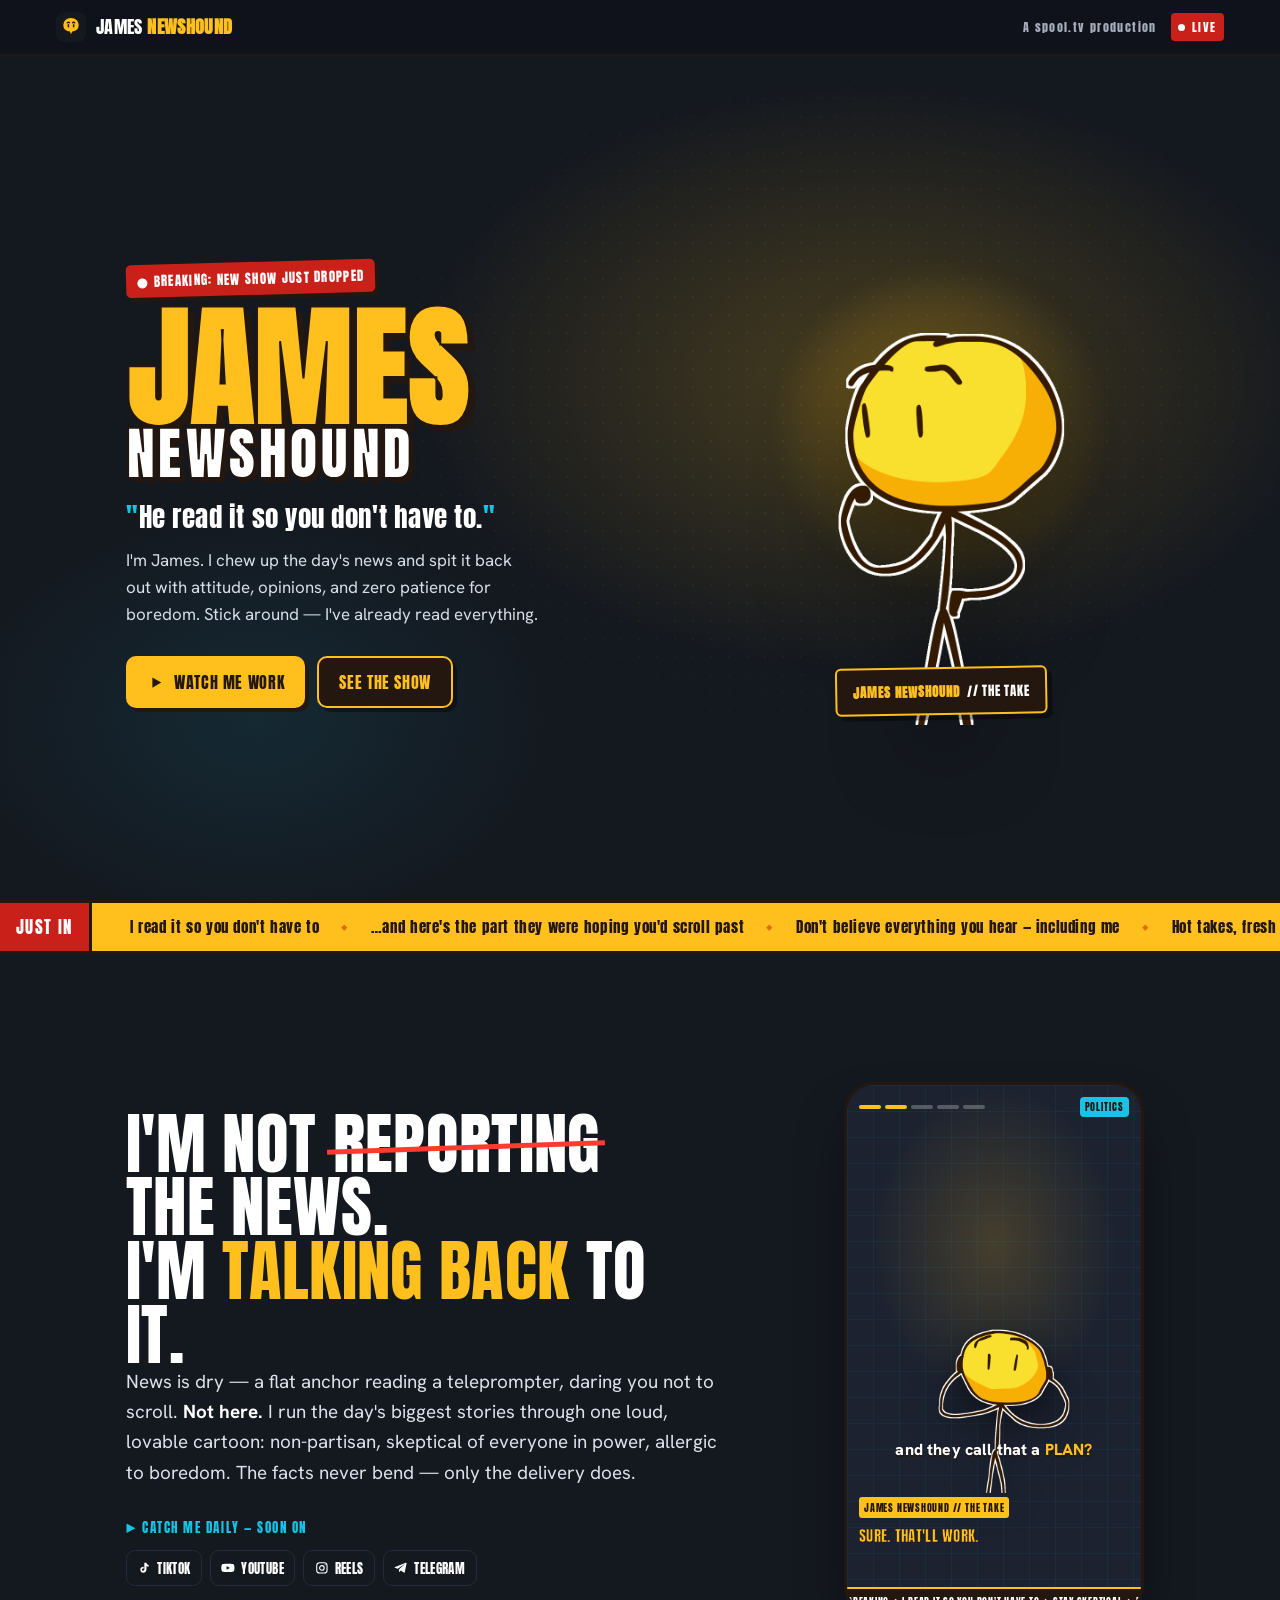
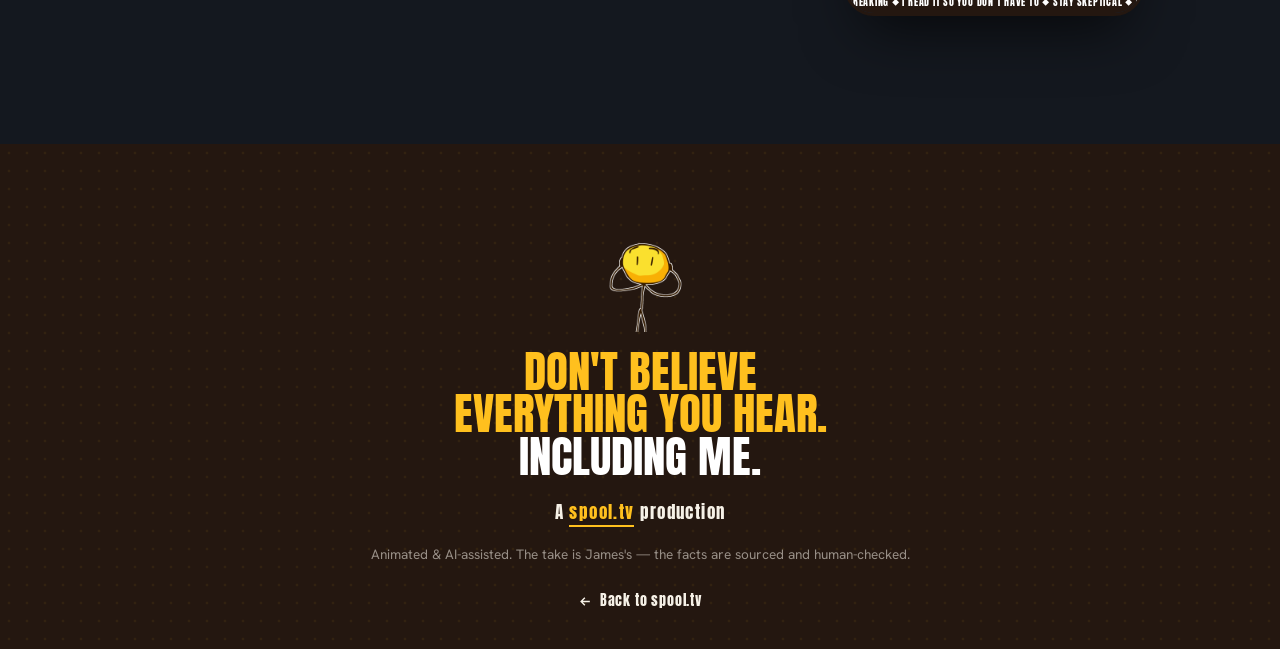
<file: james.html>
<!DOCTYPE html>
<html lang="en">
<head>
  <meta charset="utf-8" />
  <meta name="viewport" content="width=device-width, initial-scale=1" />
  <title>James Newshound — He read it so you don't have to.</title>
  <meta name="description" content="James Newshound: a spunky cartoon talking-head who chews up the day's news and spits it back out with attitude. Daily on TikTok, Reels & YouTube Shorts. A spool.tv production." />
  <link rel="icon" href="assets/favicon-james.svg" type="image/svg+xml" />
  <meta name="theme-color" content="#14181F" />

  <meta property="og:type" content="website" />
  <meta property="og:site_name" content="James Newshound" />
  <meta property="og:title" content="James Newshound — He read it so you don't have to." />
  <meta property="og:description" content="A spunky cartoon newshound with a take on everything. New episodes daily. A spool.tv production." />
  <meta property="og:image" content="assets/james_hip.png" />
  <meta name="twitter:card" content="summary_large_image" />

  <link rel="preconnect" href="https://fonts.googleapis.com" />
  <link rel="preconnect" href="https://fonts.gstatic.com" crossorigin />
  <link href="https://fonts.googleapis.com/css2?family=Anton&family=Hanken+Grotesk:wght@400;500;600;700;800&display=swap" rel="stylesheet" />
  <link rel="stylesheet" href="css/james.css" />
</head>
<body>

  <!-- ===== TOP BAR ===== -->
  <header class="topbar">
    <a class="tb-brand" href="#top" aria-label="James Newshound">
      <img class="head" src="assets/favicon-james.svg" alt="" aria-hidden="true" />
      <span class="wm">JAMES <b>NEWSHOUND</b></span>
    </a>
    <div class="tb-right">
      <span class="tb-prod">A <a href="index.html">spool.tv</a> production</span>
      <span class="live-bug"><span class="d"></span> LIVE</span>
    </div>
  </header>

  <main id="top">
  <!-- ===== HERO ===== -->
  <section class="hero">
    <div class="halftone-layer halftone-bg"></div>
    <div class="wrap">
      <div class="hero-copy">
        <span class="breaking-strap">● BREAKING: NEW SHOW JUST DROPPED</span>
        <h1>JAMES<span class="nh">NEWSHOUND</span></h1>
        <p class="hero-tag"><span class="q">"</span>He read it so you don't have to.<span class="q">"</span></p>
        <p class="hero-sub">I'm James. I chew up the day's news and spit it back out with attitude, opinions, and zero patience for boredom. Stick around — I've already read everything.</p>
        <div class="hero-cta">
          <a class="btn btn-y" href="#show">
            <svg viewBox="0 0 24 24" fill="currentColor" aria-hidden="true"><path d="M8 5.5v13l11-6.5-11-6.5Z"/></svg>
            Watch me work
          </a>
          <a class="btn btn-o" href="#show">See the show</a>
        </div>
      </div>
      <div class="hero-art">
        <div class="glow"></div>
        <img src="assets/james_hip.png" alt="James Newshound — a bright-yellow cartoon talking-head with big eyebrows and a smirk, standing hand-on-hip with attitude." />
        <div class="chyron"><b>JAMES NEWSHOUND</b><span>// THE TAKE</span></div>
      </div>
    </div>
  </section>

  <!-- ===== NEWS TICKER ===== -->
  <div class="newsticker" aria-hidden="true">
    <span class="label">JUST IN</span>
    <div class="nt-track">
      <span>I read it so you don't have to</span>
      <span>…and here's the part they were hoping you'd scroll past</span>
      <span>Don't believe everything you hear — including me</span>
      <span>Hot takes, fresh off the wire</span>
      <span>I read it so you don't have to</span>
      <span>…and here's the part they were hoping you'd scroll past</span>
      <span>Don't believe everything you hear — including me</span>
      <span>Hot takes, fresh off the wire</span>
    </div>
  </div>

  <!-- ===== PITCH + THE SHOW (combined) ===== -->
  <section class="section pitch" id="show">
    <div class="wrap show-grid">
      <div class="reveal">
        <p class="bigquote">I'm not <span class="strike">reporting</span> the news.<br>I'm <span class="y">talking back</span> to it.</p>
        <p class="lead">News is dry — a flat anchor reading a teleprompter, daring you not to scroll. <b>Not here.</b> I run the day's biggest stories through one loud, lovable cartoon: non-partisan, skeptical of everyone in power, allergic to boredom. The facts never bend — only the delivery does.</p>
        <div class="watch-inline">
          <span class="wl">▶ Catch me daily — soon on</span>
          <div class="platforms-sm">
            <a class="plat-sm" href="#show" aria-label="TikTok (coming soon)"><svg viewBox="0 0 24 24" fill="currentColor" aria-hidden="true"><path d="M16.5 3c.3 2.2 1.6 3.8 3.8 4.1v2.7c-1.3.1-2.6-.2-3.8-.9v5.9c0 3.5-2.6 5.9-5.9 5.6-3-.3-5-2.7-4.8-5.7.2-2.9 2.9-5 5.8-4.6v2.9c-.5-.1-1-.2-1.5 0-1 .3-1.6 1.2-1.5 2.2.1 1 .9 1.8 2 1.8 1.2.1 2.2-.8 2.2-2V3h3.7Z"/></svg>TikTok</a>
            <a class="plat-sm" href="#show" aria-label="YouTube Shorts (coming soon)"><svg viewBox="0 0 24 24" fill="currentColor" aria-hidden="true"><path d="M23 7.5a3 3 0 0 0-2.1-2.1C19 4.8 12 4.8 12 4.8s-7 0-8.9.6A3 3 0 0 0 1 7.5 31 31 0 0 0 .5 12 31 31 0 0 0 1 16.5a3 3 0 0 0 2.1 2.1c1.9.6 8.9.6 8.9.6s7 0 8.9-.6A3 3 0 0 0 23 16.5 31 31 0 0 0 23.5 12 31 31 0 0 0 23 7.5ZM9.8 15.3V8.7l5.7 3.3-5.7 3.3Z"/></svg>YouTube</a>
            <a class="plat-sm" href="#show" aria-label="Instagram Reels (coming soon)"><svg viewBox="0 0 24 24" fill="none" stroke="currentColor" stroke-width="1.9" aria-hidden="true"><rect x="3" y="3" width="18" height="18" rx="5"/><circle cx="12" cy="12" r="4"/><circle cx="17.5" cy="6.5" r="1" fill="currentColor" stroke="none"/></svg>Reels</a>
            <a class="plat-sm" href="#show" aria-label="Telegram (coming soon)"><svg viewBox="0 0 24 24" fill="currentColor" aria-hidden="true"><path d="M21.9 4.3 18.7 19.4c-.2 1-.9 1.3-1.8.8l-4.9-3.6-2.4 2.3c-.3.3-.5.5-1 .5l.3-5 9.1-8.2c.4-.4-.1-.6-.6-.2L6.5 13.4l-4.8-1.5c-1-.3-1-1 .2-1.5l18.7-7.2c.9-.3 1.6.2 1.3 1.1Z"/></svg>Telegram</a>
          </div>
        </div>
      </div>

      <!-- phone mockup -->
      <div class="phone reveal" role="img" aria-label="A vertical phone showing the James Newshound show: a category badge, James in the studio, a caption pop-on, a lower-third take, and a scrolling ticker.">
        <div class="ph-studio"></div>
        <div class="ph-grid"></div>
        <div class="ph-top">
          <div class="ph-pips"><i class="on"></i><i class="on"></i><i></i><i></i><i></i></div>
          <span class="ph-badge">POLITICS</span>
        </div>
        <img class="ph-james" src="assets/james.png" alt="" />
        <div class="ph-caption">and they call that a <span class="hot">PLAN?</span></div>
        <div class="ph-lower">
          <span class="ch1">JAMES NEWSHOUND // THE TAKE</span>
          <div class="ch2">SURE. THAT'LL WORK.</div>
        </div>
        <div class="ph-ticker"><div>BREAKING ◆ I READ IT SO YOU DON'T HAVE TO ◆ STAY SKEPTICAL ◆ BREAKING ◆ I READ IT SO YOU DON'T HAVE TO ◆</div></div>
      </div>
    </div>
  </section>

  </main>

  <!-- ===== FOOTER ===== -->
  <footer class="jfoot">
    <div class="halftone-layer halftone-bg"></div>
    <div class="wrap">
      <img class="smirk" src="assets/james.png" alt="James Newshound, smirking." />
      <p class="signoff">Don't believe everything you hear. <span class="w">Including me.</span></p>
      <p class="prod">A <a href="index.html">spool.tv</a> production</p>
      <p class="disc">Animated &amp; AI-assisted. The take is James's — the facts are sourced and human-checked.</p>
      <a class="back" href="index.html">
        <svg viewBox="0 0 24 24" fill="none" stroke="currentColor" stroke-width="2.2" style="width:1.1em;height:1.1em" aria-hidden="true"><path d="M19 12H5M11 6l-6 6 6 6"/></svg>
        Back to spool.tv
      </a>
    </div>
  </footer>

  <script>
    const io = new IntersectionObserver((entries) => {
      entries.forEach(e => { if (e.isIntersecting) { e.target.classList.add('in'); io.unobserve(e.target); } });
    }, { threshold: 0.12, rootMargin: '0px 0px -8% 0px' });
    document.querySelectorAll('.reveal').forEach(el => io.observe(el));
  </script>
</body>
</html>
</file>
<file: css/james.css>
/* ============================================================
   JAMES NEWSHOUND — the show. Spunky tabloid-broadcast page.
   "He read it so you don't have to."  ·  A spool.tv production
   Brand values from News_Programs/James_Newshound/brand.yaml
   ============================================================ */

:root {
  --char:   #14181F;   /* Studio Charcoal */
  --char-2: #1C2230;
  --char-3: #232B3B;
  --yellow: #FFC01E;   /* Newshound Yellow */
  --orange: #E26A0F;   /* Hound Orange */
  --ink:    #241710;   /* line-art / text on yellow */
  --cyan:   #19C3E6;   /* Electric Cyan */
  --red:    #FF3B30;   /* Breaking Red — sparing, for the dot/accents */
  --red-deep: #C9201A; /* AA-safe red for white text on small chips */
  --white:  #FFFFFF;
  --paper:  #F6F1E7;
  --muted:  #A6AEBD;

  --ff-display: "Anton", "Arial Narrow", system-ui, sans-serif;
  --ff-body:    "Hanken Grotesk", system-ui, -apple-system, sans-serif;

  --maxw: 1140px;
  --gut:  clamp(18px, 5vw, 56px);
  --ease: cubic-bezier(.34, 1.56, .64, 1);   /* springy, cartoony */
  --ease2: cubic-bezier(.22, .61, .36, 1);
}

*, *::before, *::after { box-sizing: border-box; }
* { margin: 0; }
html { scroll-behavior: smooth; -webkit-text-size-adjust: 100%; }
@media (prefers-reduced-motion: reduce) { html { scroll-behavior: auto; } *, *::before, *::after { animation-duration: .001ms !important; animation-iteration-count: 1 !important; } }

body {
  font-family: var(--ff-body);
  background: var(--char);
  color: var(--white);
  line-height: 1.6;
  font-size: 17px;
  -webkit-font-smoothing: antialiased;
  overflow-x: hidden;
}
img { display: block; max-width: 100%; }
a { color: inherit; text-decoration: none; }
button { font: inherit; cursor: pointer; border: 0; background: none; color: inherit; }
::selection { background: var(--yellow); color: var(--ink); }
:focus-visible { outline: 3px solid var(--cyan); outline-offset: 3px; border-radius: 4px; }

.display { font-family: var(--ff-display); font-weight: 400; text-transform: uppercase; letter-spacing: .01em; line-height: .92; }
.wrap { width: 100%; max-width: var(--maxw); margin-inline: auto; padding-inline: var(--gut); }
.section { padding: clamp(64px, 10vw, 128px) 0; position: relative; }

/* halftone helper */
.halftone-bg {
  background-image: radial-gradient(rgba(255,192,30,.16) 1.5px, transparent 1.6px);
  background-size: 18px 18px;
}

/* ---- Broadcast top bar ---------------------------------- */
.topbar {
  position: fixed; inset: 0 0 auto 0; z-index: 100;
  display: flex; align-items: center; justify-content: space-between; gap: 16px;
  padding: 12px var(--gut);
  background: rgba(15, 18, 26, .82);
  backdrop-filter: blur(12px);
  -webkit-backdrop-filter: blur(12px);
  border-bottom: 2px solid var(--ink);
}
.tb-brand { display: inline-flex; align-items: center; gap: 10px; }
.tb-brand .head { width: 30px; height: 30px; flex: none; }
.tb-brand .wm { font-family: var(--ff-display); font-size: 1.15rem; letter-spacing: .02em; }
.tb-brand .wm b { color: var(--yellow); }
.tb-right { display: inline-flex; align-items: center; gap: 14px; }
.tb-prod { font-family: var(--ff-display); font-size: .72rem; letter-spacing: .12em; color: var(--muted); }
.tb-prod a:hover { color: var(--cyan); }
.live-bug { display: inline-flex; align-items: center; gap: .5em; font-family: var(--ff-display); font-size: .78rem; letter-spacing: .12em; color: var(--white); background: var(--red-deep); padding: .3em .6em; border-radius: 4px; }
.live-bug .d { width: 7px; height: 7px; border-radius: 50%; background: #fff; animation: blink 1.4s steps(1) infinite; }
@keyframes blink { 50% { opacity: .25; } }
@media (max-width: 560px) { .tb-prod { display: none; } }

/* ---- HERO ----------------------------------------------- */
.hero { position: relative; min-height: 100svh; display: flex; align-items: center; overflow: hidden; padding-top: 70px; }
.hero::before { /* spotlight */
  content: ""; position: absolute; inset: 0; z-index: 0;
  background: radial-gradient(60% 55% at 68% 42%, rgba(255,192,30,.22), transparent 60%),
              radial-gradient(40% 40% at 20% 80%, rgba(25,195,230,.10), transparent 60%);
}
.hero .halftone-layer { position: absolute; inset: 0; z-index: 0; opacity: .5;
  -webkit-mask-image: radial-gradient(70% 70% at 65% 45%, #000, transparent 75%);
  mask-image: radial-gradient(70% 70% at 65% 45%, #000, transparent 75%); }
.hero .wrap { position: relative; z-index: 2; display: grid; grid-template-columns: 1.15fr .85fr; gap: 24px; align-items: center; width: 100%; }

.hero-copy { max-width: 620px; }
.breaking-strap { display: inline-flex; align-items: center; gap: .6em; font-family: var(--ff-display); font-size: .82rem; letter-spacing: .1em; color: var(--white); background: var(--red-deep); padding: .45em .8em; border-radius: 5px; transform: rotate(-1.5deg); margin-bottom: 22px; box-shadow: 4px 4px 0 var(--ink); }
.hero h1 { font-family: var(--ff-display); text-transform: uppercase; font-size: clamp(3.4rem, 13vw, 8.2rem); line-height: .82; letter-spacing: .005em; color: var(--yellow); -webkit-text-stroke: 2px var(--ink); text-shadow: 6px 6px 0 var(--ink); margin-bottom: 6px; }
.hero h1 .nh { display: block; color: var(--white); -webkit-text-stroke: 2px var(--ink); font-size: .42em; letter-spacing: .08em; margin-top: .15em; text-shadow: 4px 4px 0 var(--ink); }
.hero-tag { font-family: var(--ff-display); font-size: clamp(1.1rem, 2.6vw, 1.7rem); color: var(--white); margin: 18px 0 8px; letter-spacing: .02em; }
.hero-tag .q { color: var(--cyan); }
.hero-sub { color: #D8DEE9; font-size: 1.06rem; max-width: 46ch; margin-bottom: 28px; }
.hero-cta { display: flex; flex-wrap: wrap; gap: 12px; }

.hero-art { position: relative; justify-self: center; }
.hero-art .glow { position: absolute; inset: -6% -6% 8% -6%; background: radial-gradient(50% 50% at 50% 45%, rgba(255,192,30,.45), transparent 70%); filter: blur(8px); z-index: 0; }
.hero-art img { position: relative; z-index: 1; width: clamp(240px, 38vw, 430px); height: auto; filter: drop-shadow(0 28px 40px rgba(0,0,0,.55)); transform-origin: bottom center; animation: jbob 5s var(--ease2) infinite; }
@keyframes jbob { 0%,100% { transform: translateY(0) rotate(-1deg); } 50% { transform: translateY(-12px) rotate(1deg); } }
.hero-art .chyron {
  position: absolute; z-index: 2; left: 50%; bottom: 2%; transform: translateX(-50%) rotate(-1deg);
  white-space: nowrap; background: var(--ink); border: 2px solid var(--yellow);
  padding: .5em .9em; border-radius: 6px; box-shadow: 5px 5px 0 rgba(0,0,0,.4);
}
.hero-art .chyron b { font-family: var(--ff-display); color: var(--yellow); font-size: .82rem; letter-spacing: .08em; }
.hero-art .chyron span { font-family: var(--ff-display); color: var(--white); font-size: .82rem; letter-spacing: .06em; margin-left: .5em; }

/* buttons */
.btn { display: inline-flex; align-items: center; gap: .55em; font-family: var(--ff-display); font-size: 1rem; letter-spacing: .04em; padding: .7em 1.25em; border-radius: 10px; transition: transform .2s var(--ease), box-shadow .2s; text-transform: uppercase; }
.btn svg { width: 1.2em; height: 1.2em; }
.btn-y { background: var(--yellow); color: var(--ink); box-shadow: 4px 4px 0 var(--ink); }
.btn-y:hover { transform: translate(-2px,-2px); box-shadow: 6px 6px 0 var(--ink); }
.btn-o { background: var(--ink); color: var(--yellow); border: 2px solid var(--yellow); box-shadow: 4px 4px 0 rgba(0,0,0,.4); }
.btn-o:hover { transform: translate(-2px,-2px); box-shadow: 6px 6px 0 rgba(0,0,0,.4); background: var(--yellow); color: var(--ink); }
.btn-c { background: var(--cyan); color: var(--ink); box-shadow: 4px 4px 0 var(--ink); }
.btn-c:hover { transform: translate(-2px,-2px); box-shadow: 6px 6px 0 var(--ink); }
.placeholder-note { font-size: .72rem; color: var(--muted); font-family: var(--ff-body); }

/* ---- NEWS TICKER ---------------------------------------- */
.newsticker { position: relative; z-index: 3; background: var(--yellow); border-block: 3px solid var(--ink); overflow: hidden; }
.newsticker .label { position: absolute; left: 0; top: 0; bottom: 0; z-index: 2; background: var(--red-deep); color: #fff; font-family: var(--ff-display); letter-spacing: .08em; display: flex; align-items: center; padding: 0 16px; border-right: 3px solid var(--ink); }
.nt-track { display: flex; width: max-content; animation: nt 26s linear infinite; padding-left: 130px; }
.newsticker:hover .nt-track { animation-play-state: paused; }
.nt-track span { font-family: var(--ff-display); color: var(--ink); letter-spacing: .04em; padding: 12px 0; font-size: .95rem; display: inline-flex; align-items: center; }
.nt-track span::after { content: "◆"; font-size: .6em; margin: 0 22px; color: var(--orange); }
@keyframes nt { to { transform: translateX(-50%); } }

/* ---- shared section heads ------------------------------- */
.shead { margin-bottom: clamp(34px, 5vw, 56px); }
.shead .kick { font-family: var(--ff-display); color: var(--cyan); letter-spacing: .14em; font-size: .9rem; }
.shead h2 { font-family: var(--ff-display); text-transform: uppercase; font-size: clamp(2.2rem, 6.5vw, 4rem); line-height: .9; letter-spacing: .01em; margin-top: 12px; }
.shead h2 .y { color: var(--yellow); }

/* ---- PITCH (his voice) ---------------------------------- */
.pitch { background: var(--char); }
.pitch-grid { display: grid; grid-template-columns: 1fr; gap: 30px; }
.bigquote { font-family: var(--ff-display); text-transform: uppercase; font-size: clamp(2rem, 6.5vw, 4.2rem); line-height: .95; letter-spacing: .005em; max-width: 16ch; }
.bigquote .y { color: var(--yellow); }
.bigquote .c { color: var(--cyan); }
.bigquote .strike { position: relative; }
.bigquote .strike::after { content: ""; position: absolute; left: -2%; right: -2%; top: 52%; height: .08em; background: var(--red); transform: rotate(-2deg); }
.pitch p.lead { font-size: 1.18rem; color: #DCE2EC; max-width: 54ch; }
.pitch p.lead b { color: var(--white); }
.pitch .format-line { color: var(--muted); font-size: 1.04rem; line-height: 1.6; margin-top: 22px; max-width: 52ch; }
.pitch .format-line b { color: var(--white); font-family: var(--ff-display); letter-spacing: .02em; }
.pitch .format-line .y { color: var(--yellow); }
/* compact "where to watch" folded into the pitch section */
.watch-inline { margin-top: 30px; }
.watch-inline .wl { display: block; font-family: var(--ff-display); color: var(--cyan); letter-spacing: .12em; text-transform: uppercase; font-size: .8rem; margin-bottom: 12px; }
.platforms-sm { display: flex; flex-wrap: wrap; gap: 8px; }
.plat-sm { display: inline-flex; align-items: center; gap: .45em; font-family: var(--ff-display); font-size: .82rem; letter-spacing: .03em; text-transform: uppercase; color: var(--white); border: 1.5px solid var(--char-3); border-radius: 9px; padding: .5em .8em; transition: border-color .2s, color .2s, transform .2s var(--ease); }
.plat-sm svg { width: 1.05em; height: 1.05em; }
.plat-sm:hover { border-color: var(--yellow); color: var(--yellow); transform: translateY(-2px); }

/* ---- THE SHOW (format + phone mock) --------------------- */
.show { background: linear-gradient(180deg, var(--char) 0%, var(--char-2) 100%); }
.show-grid { display: grid; grid-template-columns: 1fr 320px; gap: clamp(32px, 6vw, 70px); align-items: center; }
.beats { display: flex; flex-direction: column; gap: 14px; }
.beat { display: grid; grid-template-columns: auto 1fr; gap: 18px; align-items: start; padding: 18px 20px; border: 2px solid var(--char-3); border-radius: 14px; background: rgba(255,255,255,.02); transition: border-color .25s, transform .25s var(--ease), background .25s; }
.beat:hover { border-color: var(--yellow); transform: translateX(6px); background: rgba(255,192,30,.05); }
.beat .n { font-family: var(--ff-display); font-size: 1.5rem; color: var(--ink); background: var(--yellow); width: 44px; height: 44px; border-radius: 10px; display: grid; place-items: center; flex: none; }
.beat h3 { font-family: var(--ff-display); text-transform: uppercase; letter-spacing: .03em; font-size: 1.25rem; margin-bottom: 3px; }
.beat p { color: var(--muted); font-size: .96rem; }
.beat .pivot { color: var(--cyan); }

/* phone mockup */
.phone { width: 300px; max-width: 78vw; aspect-ratio: 9/16; border-radius: 30px; border: 3px solid var(--ink); background: var(--char); position: relative; overflow: hidden; box-shadow: 0 30px 60px -20px rgba(0,0,0,.7), inset 0 0 0 2px rgba(255,255,255,.05); justify-self: center; }
.phone .ph-studio { position: absolute; inset: 0; background: radial-gradient(70% 50% at 50% 30%, rgba(255,192,30,.18), transparent 60%), var(--char-2); }
.phone .ph-grid { position: absolute; inset: 0; background-image: linear-gradient(rgba(25,195,230,.06) 1px, transparent 1px), linear-gradient(90deg, rgba(25,195,230,.06) 1px, transparent 1px); background-size: 26px 26px; }
.phone .ph-top { position: absolute; top: 12px; left: 12px; right: 12px; z-index: 3; display: flex; align-items: center; justify-content: space-between; }
.ph-pips { display: flex; gap: 4px; }
.ph-pips i { width: 22px; height: 4px; border-radius: 2px; background: rgba(255,255,255,.25); }
.ph-pips i.on { background: var(--yellow); }
.ph-badge { font-family: var(--ff-display); font-size: .6rem; letter-spacing: .1em; color: var(--ink); background: var(--cyan); padding: .25em .5em; border-radius: 4px; }
.phone .ph-james { position: absolute; bottom: 120px; left: 50%; transform: translateX(-50%); width: 60%; z-index: 2; filter: drop-shadow(0 10px 16px rgba(0,0,0,.5)); }
.phone .ph-caption { position: absolute; bottom: 150px; left: 0; right: 0; text-align: center; z-index: 4; font-family: var(--ff-body); font-weight: 800; font-size: 1rem; letter-spacing: .01em; color: #fff; text-shadow: 0 2px 0 var(--ink); }
.phone .ph-caption .hot { color: var(--yellow); }
.phone .ph-lower { position: absolute; bottom: 64px; left: 12px; right: 12px; z-index: 4; }
.ph-lower .ch1 { font-family: var(--ff-display); font-size: .62rem; letter-spacing: .08em; color: var(--ink); background: var(--yellow); display: inline-block; padding: .25em .5em; border-radius: 3px; }
.ph-lower .ch2 { font-family: var(--ff-display); font-size: .92rem; letter-spacing: .02em; color: var(--yellow); margin-top: 5px; -webkit-text-stroke: .5px var(--ink); }
.phone .ph-ticker { position: absolute; bottom: 0; left: 0; right: 0; z-index: 4; background: var(--ink); border-top: 2px solid var(--yellow); overflow: hidden; height: 26px; }
.phone .ph-ticker div { white-space: nowrap; font-family: var(--ff-display); font-size: .6rem; letter-spacing: .08em; color: var(--white); line-height: 26px; animation: nt 12s linear infinite; }

/* ---- CATCHPHRASES --------------------------------------- */
.phrases { background: var(--char-2); }
.phrase-grid { display: grid; grid-template-columns: repeat(auto-fit, minmax(260px, 1fr)); gap: 18px; }
.phrase { position: relative; border: 3px solid var(--ink); border-radius: 16px; padding: 30px 26px; background: var(--yellow); color: var(--ink); box-shadow: 7px 7px 0 var(--ink); transition: transform .25s var(--ease); overflow: hidden; }
.phrase:nth-child(2) { background: var(--cyan); }
.phrase:nth-child(3) { background: var(--paper); }
.phrase:hover { transform: translate(-3px,-3px) rotate(-1deg); }
.phrase .ph-k { font-family: var(--ff-display); font-size: .76rem; letter-spacing: .12em; opacity: .7; margin-bottom: 12px; }
.phrase .ph-q { font-family: var(--ff-display); text-transform: uppercase; font-size: clamp(1.4rem, 3.2vw, 1.95rem); line-height: .98; }
.phrase .ph-num { position: absolute; right: 14px; bottom: 6px; font-family: var(--ff-display); font-size: 4rem; opacity: .12; }

/* ---- EDITORIAL DNA -------------------------------------- */
.dna { background: var(--char); }
.dna-grid { display: grid; grid-template-columns: repeat(auto-fit, minmax(340px, 1fr)); gap: 16px; }
.dna-card { border: 2px solid var(--char-3); border-left: 5px solid var(--yellow); border-radius: 12px; padding: 26px 24px; background: rgba(255,255,255,.02); transition: transform .25s var(--ease2), border-color .25s; }
.dna-card:hover { transform: translateY(-5px); border-color: var(--char-3); border-left-color: var(--cyan); }
.dna-card h3 { font-family: var(--ff-display); text-transform: uppercase; letter-spacing: .03em; font-size: 1.2rem; color: var(--yellow); margin-bottom: 8px; }
.dna-card p { color: var(--muted); font-size: .97rem; }
.dna-card p b { color: var(--white); }

/* ---- WATCH ---------------------------------------------- */
.watch { background: linear-gradient(180deg, var(--char) 0%, var(--char-2) 100%); text-align: center; }
.watch .shead { text-align: center; margin-inline: auto; }
.watch h2 { font-size: clamp(2.4rem, 8vw, 5rem); }
.platforms { display: flex; flex-wrap: wrap; gap: 14px; justify-content: center; margin-top: 8px; }
.plat { display: inline-flex; align-items: center; gap: .6em; font-family: var(--ff-display); letter-spacing: .04em; text-transform: uppercase; font-size: 1.05rem; padding: .8em 1.4em; border-radius: 12px; border: 2px solid var(--char-3); background: rgba(255,255,255,.03); transition: transform .2s var(--ease), border-color .2s, background .2s, color .2s; position: relative; }
.plat svg { width: 1.3em; height: 1.3em; }
.plat:hover { transform: translateY(-4px); border-color: var(--yellow); color: var(--yellow); background: rgba(255,192,30,.06); }
.plat .soon { position: absolute; top: -10px; right: -8px; font-size: .55rem; letter-spacing: .08em; background: var(--red-deep); color: #fff; padding: .2em .45em; border-radius: 4px; transform: rotate(6deg); }
.watch .daily { margin-top: 26px; font-family: var(--ff-display); color: var(--muted); letter-spacing: .08em; }
.watch .daily b { color: var(--yellow); }

/* ---- FOOTER --------------------------------------------- */
.jfoot { background: var(--ink); padding: clamp(48px, 8vw, 80px) 0 32px; position: relative; overflow: hidden; }
.jfoot .halftone-layer { position: absolute; inset: 0; opacity: .4; }
.jfoot .wrap { position: relative; z-index: 1; text-align: center; }
.jfoot .smirk { width: 96px; margin: 0 auto 18px; animation: jbob 5s var(--ease2) infinite; }
.jfoot .signoff { font-family: var(--ff-display); text-transform: uppercase; font-size: clamp(1.6rem, 5vw, 2.8rem); color: var(--yellow); line-height: .95; max-width: 18ch; margin: 0 auto 10px; }
.jfoot .signoff .w { color: var(--white); }
.jfoot .prod { color: var(--paper); font-family: var(--ff-display); letter-spacing: .08em; margin-top: 22px; }
.jfoot .prod a { color: var(--yellow); border-bottom: 2px solid var(--yellow); }
.jfoot .prod a:hover { color: var(--cyan); border-color: var(--cyan); }
.jfoot .disc { color: rgba(246,241,231,.55); font-size: .85rem; margin-top: 18px; font-family: var(--ff-body); }
.jfoot .back { display: inline-flex; align-items: center; gap: .5em; margin-top: 24px; font-family: var(--ff-display); letter-spacing: .06em; color: var(--paper); font-size: .85rem; }
.jfoot .back:hover { color: var(--yellow); }

/* ---- reveal --------------------------------------------- */
.reveal { opacity: 0; transform: translateY(28px); transition: opacity .7s var(--ease2), transform .7s var(--ease2); }
.reveal.in { opacity: 1; transform: none; }
@media (prefers-reduced-motion: reduce) { .reveal { opacity: 1; transform: none; } .hero-art img, .jfoot .smirk { animation: none; } }

/* ---- responsive ----------------------------------------- */
@media (max-width: 880px) {
  .hero .wrap { grid-template-columns: 1fr; text-align: center; gap: 8px; }
  .hero-copy { max-width: none; margin-inline: auto; }
  .hero-cta { justify-content: center; }
  .hero-art { order: -1; }
  .hero-art img { width: clamp(200px, 56vw, 300px); }
  .hero-art .chyron { display: none; } /* H1 below already says the name — avoid the double */
  .hero h1 { text-shadow: 4px 4px 0 var(--ink); }
  .show-grid { grid-template-columns: 1fr; }
  .phone { order: -1; }
}
@media (max-width: 560px) {
  body { font-size: 16px; }
  .hero h1 { text-shadow: 4px 4px 0 var(--ink); }
  .breaking-strap { margin-inline: auto; }
}
</file>
